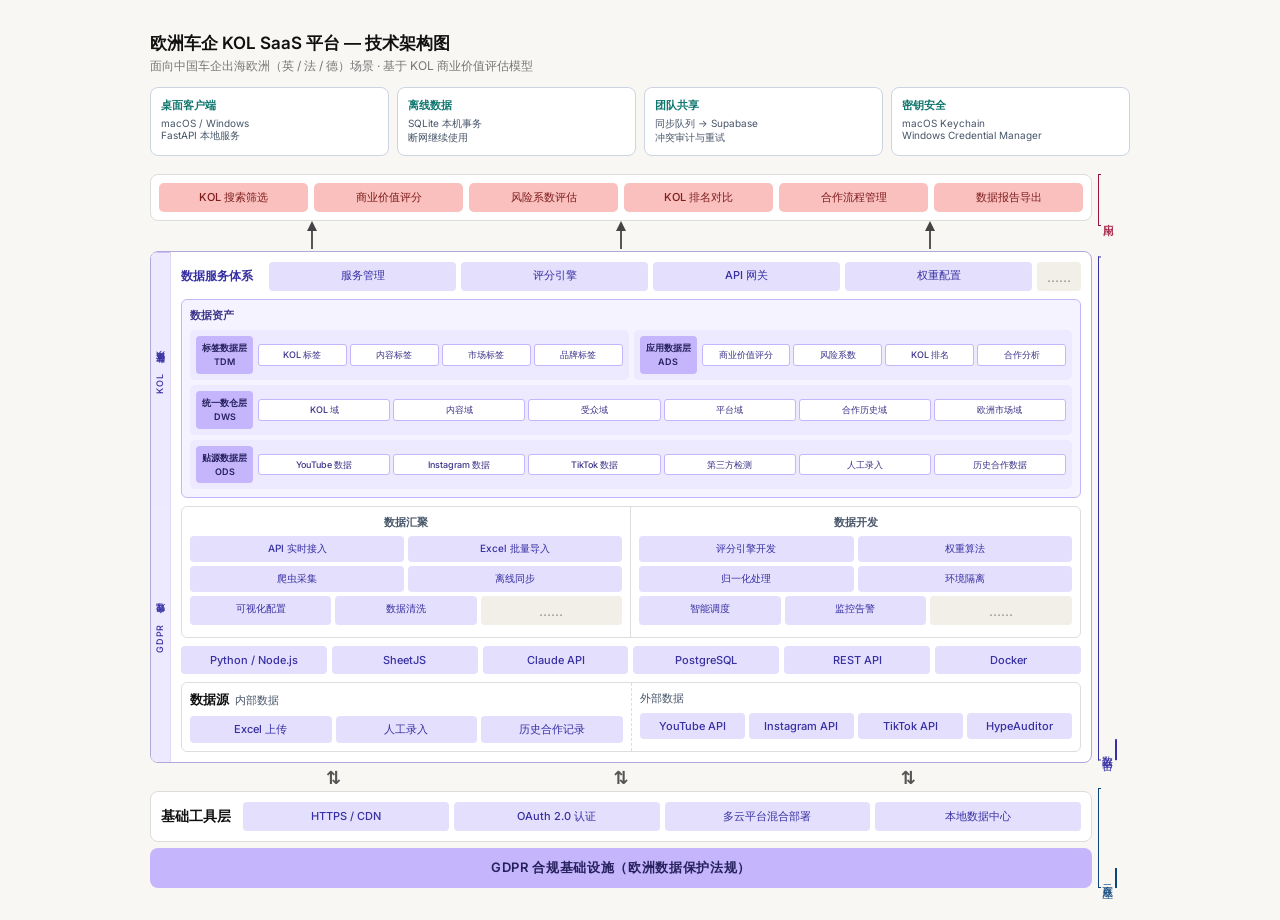
<file: desktop-app/05_技术架构图.html>
<!DOCTYPE html>
<html lang="zh-Hans">
<head>
<meta charset="UTF-8">
<meta name="viewport" content="width=device-width,initial-scale=1.0">
<title>欧洲车企 KOL 平台 — 技术架构图</title>
<link href="https://fonts.googleapis.com/css2?family=Inter:wght@400;500;600&display=swap" rel="stylesheet">
<style>
*{box-sizing:border-box;margin:0;padding:0}
body{font-family:'Inter',system-ui,sans-serif;background:#f8f7f4;min-height:100vh;display:flex;align-items:flex-start;justify-content:center;padding:32px 20px}
.page{width:980px}
h1{font-size:17px;font-weight:600;color:#111;margin-bottom:3px}
.sub{font-size:12px;color:#777;margin-bottom:22px}
.sync-note{display:grid;grid-template-columns:repeat(4,1fr);gap:8px;margin:-10px 0 18px}
.sync-note div{background:#fff;border:1px solid #CBD5E1;border-radius:8px;padding:10px;font-size:10px;color:#475569}
.sync-note strong{display:block;color:#0F766E;font-size:11px;margin-bottom:4px}

/* ── outer layout: content + right labels ── */
.outer{display:flex;gap:0;align-items:stretch}
.main{flex:1;min-width:0;display:flex;flex-direction:column;gap:0}
.right-labels{width:38px;display:flex;flex-direction:column;padding-left:6px}

/* ── right bracket labels ── */
.rl{flex:1;display:flex;align-items:center;position:relative;padding-left:10px;font-size:11px;font-weight:500;letter-spacing:.12em;writing-mode:vertical-lr;transform:rotate(180deg)}
.rl::after{content:'';position:absolute;right:0;top:0;bottom:0;width:2px;border-top:1.5px solid;border-bottom:1.5px solid;border-right:1.5px solid}

/* ── application layer ── */
.app-zone{padding:0 0 0 0}
.app-row{display:grid;grid-template-columns:repeat(6,1fr);gap:6px;padding:8px;background:#fff;border:0.5px solid #ddd;border-radius:8px}
.app-box{background:#F9C0BE;color:#7F1D1D;border-radius:5px;padding:7px 4px;text-align:center;font-size:11px;font-weight:500;line-height:1.35}

/* ── arrows pointing up ── */
.up-arrows{display:flex;justify-content:space-around;padding:0 8px;height:30px;align-items:center;position:relative}
.up-arr{display:flex;flex-direction:column;align-items:center;gap:0}
.up-arr svg{display:block}

/* ── data platform wrapper (border + left sidebar) ── */
.platform-wrap{border:1px solid #b0a8d8;border-radius:8px;overflow:hidden;background:#fff;margin-bottom:0}
.platform-inner{display:flex}
.left-sidebar{display:flex;flex-direction:column;width:20px;background:#fff;border-right:0.5px solid #e0d8f0}
.ls-label{flex:1;writing-mode:vertical-lr;transform:rotate(180deg);display:flex;align-items:center;justify-content:center;font-size:9px;font-weight:500;color:#3730A3;background:#EDE9FE;letter-spacing:.08em;text-align:center;padding:4px 1px;border-bottom:0.5px solid #C4B5FD}
.ls-label:last-child{border-bottom:none}
.platform-content{flex:1;min-width:0;padding:10px;display:flex;flex-direction:column;gap:8px}

/* ── service row ── */
.service-row{display:flex;align-items:center;gap:8px}
.service-title{font-size:12px;font-weight:600;color:#3730A3;white-space:nowrap;min-width:80px}
.svc-boxes{flex:1;display:grid;grid-template-columns:repeat(4,1fr) 44px;gap:5px}
.svc-box{background:#E4DFFC;color:#3730A3;border-radius:4px;padding:6px 4px;text-align:center;font-size:11px;font-weight:500}
.dot-box{background:#F1EFE8;color:#9E9C96;border-radius:4px;padding:6px 4px;text-align:center;font-size:14px}

/* ── data asset ── */
.asset-wrap{background:#F5F3FF;border:0.5px solid #C4B5FD;border-radius:6px;padding:8px}
.asset-title{font-size:11px;font-weight:600;color:#3C3489;margin-bottom:7px}
.asset-rows{display:flex;flex-direction:column;gap:5px}
.asset-row{display:flex;gap:5px;align-items:stretch}
.asset-section{flex:1;background:#EDE9FE;border-radius:5px;padding:6px;display:flex;gap:5px;align-items:center}
.asset-lbl{background:#C4B5FD;color:#26215C;border-radius:4px;padding:5px 6px;font-weight:600;font-size:9px;text-align:center;line-height:1.55;min-width:56px;flex-shrink:0}
.asset-boxes{flex:1;min-width:0;display:grid;gap:3px}
.ab{background:#fff;border:0.5px solid #C4B5FD;border-radius:3px;padding:4px 3px;text-align:center;font-size:9px;color:#3C3489;font-weight:500;line-height:1.3}

/* ── 汇聚 + 开发 ── */
.hj-dev{display:grid;grid-template-columns:1fr 1fr;gap:0;background:#fff;border:0.5px solid #ddd;border-radius:6px;overflow:hidden}
.hj-section{padding:8px}
.hj-section:first-child{border-right:0.5px solid #ddd}
.hj-title{font-size:11px;font-weight:600;color:#475569;margin-bottom:6px;text-align:center}
.hj-grid{display:grid;grid-template-columns:repeat(2,1fr);gap:4px;margin-bottom:4px}
.hj-box{background:#E4DFFC;color:#3730A3;border-radius:4px;padding:6px 3px;text-align:center;font-size:10px;font-weight:500}

/* ── tech stack ── */
.tech-row{display:grid;grid-template-columns:repeat(6,1fr);gap:5px}
.tech-box{background:#E4DFFC;color:#3730A3;border-radius:4px;padding:7px 4px;text-align:center;font-size:11px;font-weight:500}

/* ── data source ── */
.source-row{display:flex;gap:0;background:#fff;border:0.5px solid #ddd;border-radius:6px;overflow:hidden}
.src-section{flex:1;padding:8px}
.src-section:first-child{border-right:0.5px dashed #ddd}
.src-header{display:flex;align-items:center;gap:6px;margin-bottom:7px}
.src-main-label{font-size:13px;font-weight:600;color:#111;white-space:nowrap}
.src-type-label{font-size:11px;font-weight:500;color:#475569}
.src-boxes{display:grid;gap:4px}
.src-box{background:#E4DFFC;color:#3730A3;border-radius:4px;padding:6px 4px;text-align:center;font-size:11px;font-weight:500}

/* ── bi arrows ── */
.bi-arrows{display:flex;justify-content:space-around;padding:0 40px;height:28px;align-items:center}
.bi-arr{color:#555;font-size:18px;font-weight:600}

/* ── base layer ── */
.base-wrap{background:#fff;border:0.5px solid #ddd;border-radius:8px;padding:10px;display:flex;gap:10px;align-items:center}
.base-label{font-size:14px;font-weight:600;color:#111;white-space:nowrap;min-width:72px}
.base-boxes{flex:1;display:grid;grid-template-columns:repeat(4,1fr);gap:5px}
.base-box{background:#E4DFFC;color:#3730A3;border-radius:4px;padding:7px 4px;text-align:center;font-size:11px;font-weight:500}

/* ── IoT layer ── */
.iot-bar{background:#C4B5FD;border-radius:8px;padding:11px;text-align:center;font-size:13px;font-weight:600;color:#26215C;letter-spacing:.05em}

/* spacers */
.sp4{height:4px}
.sp6{height:6px}
.sp8{height:8px}
</style>
</head>
<body>
<div class="page">
<h1>欧洲车企 KOL SaaS 平台 — 技术架构图</h1>
<div class="sub">面向中国车企出海欧洲（英 / 法 / 德）场景 · 基于 KOL 商业价值评估模型</div>
<section class="sync-note" aria-label="本地优先同步架构">
  <div><strong>桌面客户端</strong>macOS / Windows<br>FastAPI 本地服务</div>
  <div><strong>离线数据</strong>SQLite 本机事务<br>断网继续使用</div>
  <div><strong>团队共享</strong>同步队列 → Supabase<br>冲突审计与重试</div>
  <div><strong>密钥安全</strong>macOS Keychain<br>Windows Credential Manager</div>
</section>

<div class="outer">
<div class="main">

  <!-- ══ 应用层 ══ -->
  <div class="app-zone">
    <div class="app-row">
      <div class="app-box">KOL 搜索筛选</div>
      <div class="app-box">商业价值评分</div>
      <div class="app-box">风险系数评估</div>
      <div class="app-box">KOL 排名对比</div>
      <div class="app-box">合作流程管理</div>
      <div class="app-box">数据报告导出</div>
    </div>
  </div>

  <!-- ══ 向上箭头 ══ -->
  <div class="up-arrows">
    <svg width="22" height="30"><line x1="11" y1="28" x2="11" y2="4" stroke="#444" stroke-width="1.8"/><polygon points="11,0 6,10 16,10" fill="#444"/></svg>
    <svg width="22" height="30"><line x1="11" y1="28" x2="11" y2="4" stroke="#444" stroke-width="1.8"/><polygon points="11,0 6,10 16,10" fill="#444"/></svg>
    <svg width="22" height="30"><line x1="11" y1="28" x2="11" y2="4" stroke="#444" stroke-width="1.8"/><polygon points="11,0 6,10 16,10" fill="#444"/></svg>
  </div>

  <!-- ══ 数据平台主体 ══ -->
  <div class="platform-wrap">
    <div class="platform-inner">

      <!-- 左侧竖排标签 -->
      <div class="left-sidebar">
        <div class="ls-label">KOL 数据运营体系</div>
        <div class="ls-label">GDPR 合规管理</div>
      </div>

      <div class="platform-content">

        <!-- 数据服务体系 -->
        <div class="service-row">
          <div class="service-title">数据服务体系</div>
          <div class="svc-boxes">
            <div class="svc-box">服务管理</div>
            <div class="svc-box">评分引擎</div>
            <div class="svc-box">API 网关</div>
            <div class="svc-box">权重配置</div>
            <div class="dot-box">……</div>
          </div>
        </div>

        <!-- 数据资产 -->
        <div class="asset-wrap">
          <div class="asset-title">数据资产</div>
          <div class="asset-rows">

            <!-- TDM + ADS -->
            <div class="asset-row">
              <div class="asset-section">
                <div class="asset-lbl">标签数据层<br>TDM</div>
                <div class="asset-boxes" style="grid-template-columns:repeat(4,1fr)">
                  <div class="ab">KOL 标签</div>
                  <div class="ab">内容标签</div>
                  <div class="ab">市场标签</div>
                  <div class="ab">品牌标签</div>
                </div>
              </div>
              <div class="asset-section">
                <div class="asset-lbl">应用数据层<br>ADS</div>
                <div class="asset-boxes" style="grid-template-columns:repeat(4,1fr)">
                  <div class="ab">商业价值评分</div>
                  <div class="ab">风险系数</div>
                  <div class="ab">KOL 排名</div>
                  <div class="ab">合作分析</div>
                </div>
              </div>
            </div>

            <!-- DWS -->
            <div class="asset-row">
              <div class="asset-section">
                <div class="asset-lbl">统一数仓层<br>DWS</div>
                <div class="asset-boxes" style="grid-template-columns:repeat(6,1fr)">
                  <div class="ab">KOL 域</div>
                  <div class="ab">内容域</div>
                  <div class="ab">受众域</div>
                  <div class="ab">平台域</div>
                  <div class="ab">合作历史域</div>
                  <div class="ab">欧洲市场域</div>
                </div>
              </div>
            </div>

            <!-- ODS -->
            <div class="asset-row">
              <div class="asset-section">
                <div class="asset-lbl">贴源数据层<br>ODS</div>
                <div class="asset-boxes" style="grid-template-columns:repeat(6,1fr)">
                  <div class="ab">YouTube 数据</div>
                  <div class="ab">Instagram 数据</div>
                  <div class="ab">TikTok 数据</div>
                  <div class="ab">第三方检测</div>
                  <div class="ab">人工录入</div>
                  <div class="ab">历史合作数据</div>
                </div>
              </div>
            </div>

          </div>
        </div>

        <!-- 数据汇聚 + 数据开发 -->
        <div class="hj-dev">
          <div class="hj-section">
            <div class="hj-title">数据汇聚</div>
            <div class="hj-grid">
              <div class="hj-box">API 实时接入</div>
              <div class="hj-box">Excel 批量导入</div>
              <div class="hj-box">爬虫采集</div>
              <div class="hj-box">离线同步</div>
            </div>
            <div class="hj-grid" style="grid-template-columns:repeat(3,1fr)">
              <div class="hj-box">可视化配置</div>
              <div class="hj-box">数据清洗</div>
              <div class="dot-box" style="background:#F1EFE8;color:#9E9C96;border-radius:4px;padding:6px 3px;text-align:center;font-size:14px">……</div>
            </div>
          </div>
          <div class="hj-section">
            <div class="hj-title">数据开发</div>
            <div class="hj-grid">
              <div class="hj-box">评分引擎开发</div>
              <div class="hj-box">权重算法</div>
              <div class="hj-box">归一化处理</div>
              <div class="hj-box">环境隔离</div>
            </div>
            <div class="hj-grid" style="grid-template-columns:repeat(3,1fr)">
              <div class="hj-box">智能调度</div>
              <div class="hj-box">监控告警</div>
              <div class="dot-box" style="background:#F1EFE8;color:#9E9C96;border-radius:4px;padding:6px 3px;text-align:center;font-size:14px">……</div>
            </div>
          </div>
        </div>

        <!-- 技术栈 -->
        <div class="tech-row">
          <div class="tech-box">Python / Node.js</div>
          <div class="tech-box">SheetJS</div>
          <div class="tech-box">Claude API</div>
          <div class="tech-box">PostgreSQL</div>
          <div class="tech-box">REST API</div>
          <div class="tech-box">Docker</div>
        </div>

        <!-- 数据源 -->
        <div class="source-row">
          <div class="src-section">
            <div class="src-header">
              <div class="src-main-label">数据源</div>
              <div class="src-type-label">内部数据</div>
            </div>
            <div class="src-boxes" style="grid-template-columns:repeat(3,1fr)">
              <div class="src-box">Excel 上传</div>
              <div class="src-box">人工录入</div>
              <div class="src-box">历史合作记录</div>
            </div>
          </div>
          <div class="src-section">
            <div class="src-header">
              <div class="src-type-label">外部数据</div>
            </div>
            <div class="src-boxes" style="grid-template-columns:repeat(4,1fr)">
              <div class="src-box">YouTube API</div>
              <div class="src-box">Instagram API</div>
              <div class="src-box">TikTok API</div>
              <div class="src-box">HypeAuditor</div>
            </div>
          </div>
        </div>

      </div><!-- /platform-content -->
    </div><!-- /platform-inner -->
  </div><!-- /platform-wrap -->

  <!-- ══ 双向箭头 ══ -->
  <div class="bi-arrows">
    <span class="bi-arr">⇅</span>
    <span class="bi-arr">⇅</span>
    <span class="bi-arr">⇅</span>
  </div>

  <!-- ══ 基础工具层 ══ -->
  <div class="base-wrap">
    <div class="base-label">基础工具层</div>
    <div class="base-boxes">
      <div class="base-box">HTTPS / CDN</div>
      <div class="base-box">OAuth 2.0 认证</div>
      <div class="base-box">多云平台混合部署</div>
      <div class="base-box">本地数据中心</div>
    </div>
  </div>

  <div class="sp6"></div>

  <!-- ══ GDPR / 物联互通层 ══ -->
  <div class="iot-bar">GDPR 合规基础设施（欧洲数据保护法规）</div>

</div><!-- /main -->

<!-- ══ 右侧标签 ══ -->
<div class="right-labels">
  <div class="rl" style="color:#9F1239;flex:0 0 52px;--bcolor:#FDA4AF" >
    <span style="color:#9F1239;border-right:0;padding-right:0">应用</span>
  </div>
  <div style="height:30px"></div>
  <div class="rl" style="color:#3730A3;flex:1">
    <span>数据中台</span>
  </div>
  <div style="height:28px"></div>
  <div class="rl" style="color:#0C447C;flex:0 0 100px">
    <span>云底座</span>
  </div>
</div>

</div><!-- /outer -->
</div><!-- /page -->

<style>
.rl span{writing-mode:vertical-lr;transform:rotate(180deg);display:block;text-align:center;font-size:11px;font-weight:500;letter-spacing:.12em;padding:8px 0;border-right:2px solid currentColor}
</style>
</body>
</html>
</file>
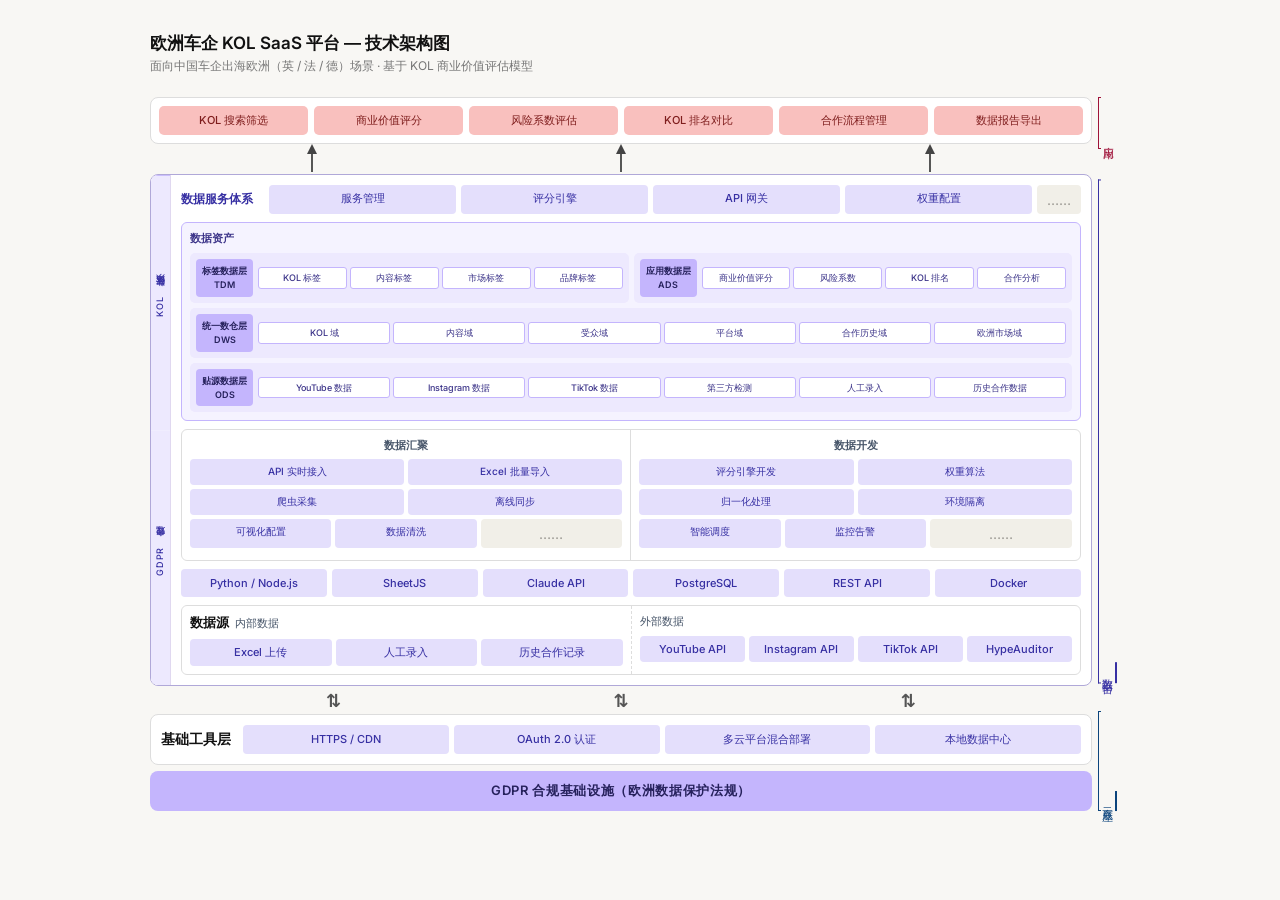
<file: docs/architecture.html>
<!DOCTYPE html>
<html lang="zh-Hans">
<head>
<meta charset="UTF-8">
<meta name="viewport" content="width=device-width,initial-scale=1.0">
<title>欧洲车企 KOL 平台 — 技术架构图</title>
<link href="https://fonts.googleapis.com/css2?family=Inter:wght@400;500;600&display=swap" rel="stylesheet">
<style>
*{box-sizing:border-box;margin:0;padding:0}
body{font-family:'Inter',system-ui,sans-serif;background:#f8f7f4;min-height:100vh;display:flex;align-items:flex-start;justify-content:center;padding:32px 20px}
.page{width:980px}
h1{font-size:17px;font-weight:600;color:#111;margin-bottom:3px}
.sub{font-size:12px;color:#777;margin-bottom:22px}

/* ── outer layout: content + right labels ── */
.outer{display:flex;gap:0;align-items:stretch}
.main{flex:1;min-width:0;display:flex;flex-direction:column;gap:0}
.right-labels{width:38px;display:flex;flex-direction:column;padding-left:6px}

/* ── right bracket labels ── */
.rl{flex:1;display:flex;align-items:center;position:relative;padding-left:10px;font-size:11px;font-weight:500;letter-spacing:.12em;writing-mode:vertical-lr;transform:rotate(180deg)}
.rl::after{content:'';position:absolute;right:0;top:0;bottom:0;width:2px;border-top:1.5px solid;border-bottom:1.5px solid;border-right:1.5px solid}

/* ── application layer ── */
.app-zone{padding:0 0 0 0}
.app-row{display:grid;grid-template-columns:repeat(6,1fr);gap:6px;padding:8px;background:#fff;border:0.5px solid #ddd;border-radius:8px}
.app-box{background:#F9C0BE;color:#7F1D1D;border-radius:5px;padding:7px 4px;text-align:center;font-size:11px;font-weight:500;line-height:1.35}

/* ── arrows pointing up ── */
.up-arrows{display:flex;justify-content:space-around;padding:0 8px;height:30px;align-items:center;position:relative}
.up-arr{display:flex;flex-direction:column;align-items:center;gap:0}
.up-arr svg{display:block}

/* ── data platform wrapper (border + left sidebar) ── */
.platform-wrap{border:1px solid #b0a8d8;border-radius:8px;overflow:hidden;background:#fff;margin-bottom:0}
.platform-inner{display:flex}
.left-sidebar{display:flex;flex-direction:column;width:20px;background:#fff;border-right:0.5px solid #e0d8f0}
.ls-label{flex:1;writing-mode:vertical-lr;transform:rotate(180deg);display:flex;align-items:center;justify-content:center;font-size:9px;font-weight:500;color:#3730A3;background:#EDE9FE;letter-spacing:.08em;text-align:center;padding:4px 1px;border-bottom:0.5px solid #C4B5FD}
.ls-label:last-child{border-bottom:none}
.platform-content{flex:1;min-width:0;padding:10px;display:flex;flex-direction:column;gap:8px}

/* ── service row ── */
.service-row{display:flex;align-items:center;gap:8px}
.service-title{font-size:12px;font-weight:600;color:#3730A3;white-space:nowrap;min-width:80px}
.svc-boxes{flex:1;display:grid;grid-template-columns:repeat(4,1fr) 44px;gap:5px}
.svc-box{background:#E4DFFC;color:#3730A3;border-radius:4px;padding:6px 4px;text-align:center;font-size:11px;font-weight:500}
.dot-box{background:#F1EFE8;color:#9E9C96;border-radius:4px;padding:6px 4px;text-align:center;font-size:14px}

/* ── data asset ── */
.asset-wrap{background:#F5F3FF;border:0.5px solid #C4B5FD;border-radius:6px;padding:8px}
.asset-title{font-size:11px;font-weight:600;color:#3C3489;margin-bottom:7px}
.asset-rows{display:flex;flex-direction:column;gap:5px}
.asset-row{display:flex;gap:5px;align-items:stretch}
.asset-section{flex:1;background:#EDE9FE;border-radius:5px;padding:6px;display:flex;gap:5px;align-items:center}
.asset-lbl{background:#C4B5FD;color:#26215C;border-radius:4px;padding:5px 6px;font-weight:600;font-size:9px;text-align:center;line-height:1.55;min-width:56px;flex-shrink:0}
.asset-boxes{flex:1;min-width:0;display:grid;gap:3px}
.ab{background:#fff;border:0.5px solid #C4B5FD;border-radius:3px;padding:4px 3px;text-align:center;font-size:9px;color:#3C3489;font-weight:500;line-height:1.3}

/* ── 汇聚 + 开发 ── */
.hj-dev{display:grid;grid-template-columns:1fr 1fr;gap:0;background:#fff;border:0.5px solid #ddd;border-radius:6px;overflow:hidden}
.hj-section{padding:8px}
.hj-section:first-child{border-right:0.5px solid #ddd}
.hj-title{font-size:11px;font-weight:600;color:#475569;margin-bottom:6px;text-align:center}
.hj-grid{display:grid;grid-template-columns:repeat(2,1fr);gap:4px;margin-bottom:4px}
.hj-box{background:#E4DFFC;color:#3730A3;border-radius:4px;padding:6px 3px;text-align:center;font-size:10px;font-weight:500}

/* ── tech stack ── */
.tech-row{display:grid;grid-template-columns:repeat(6,1fr);gap:5px}
.tech-box{background:#E4DFFC;color:#3730A3;border-radius:4px;padding:7px 4px;text-align:center;font-size:11px;font-weight:500}

/* ── data source ── */
.source-row{display:flex;gap:0;background:#fff;border:0.5px solid #ddd;border-radius:6px;overflow:hidden}
.src-section{flex:1;padding:8px}
.src-section:first-child{border-right:0.5px dashed #ddd}
.src-header{display:flex;align-items:center;gap:6px;margin-bottom:7px}
.src-main-label{font-size:13px;font-weight:600;color:#111;white-space:nowrap}
.src-type-label{font-size:11px;font-weight:500;color:#475569}
.src-boxes{display:grid;gap:4px}
.src-box{background:#E4DFFC;color:#3730A3;border-radius:4px;padding:6px 4px;text-align:center;font-size:11px;font-weight:500}

/* ── bi arrows ── */
.bi-arrows{display:flex;justify-content:space-around;padding:0 40px;height:28px;align-items:center}
.bi-arr{color:#555;font-size:18px;font-weight:600}

/* ── base layer ── */
.base-wrap{background:#fff;border:0.5px solid #ddd;border-radius:8px;padding:10px;display:flex;gap:10px;align-items:center}
.base-label{font-size:14px;font-weight:600;color:#111;white-space:nowrap;min-width:72px}
.base-boxes{flex:1;display:grid;grid-template-columns:repeat(4,1fr);gap:5px}
.base-box{background:#E4DFFC;color:#3730A3;border-radius:4px;padding:7px 4px;text-align:center;font-size:11px;font-weight:500}

/* ── IoT layer ── */
.iot-bar{background:#C4B5FD;border-radius:8px;padding:11px;text-align:center;font-size:13px;font-weight:600;color:#26215C;letter-spacing:.05em}

/* spacers */
.sp4{height:4px}
.sp6{height:6px}
.sp8{height:8px}
</style>
</head>
<body>
<div class="page">
<h1>欧洲车企 KOL SaaS 平台 — 技术架构图</h1>
<div class="sub">面向中国车企出海欧洲（英 / 法 / 德）场景 · 基于 KOL 商业价值评估模型</div>

<div class="outer">
<div class="main">

  <!-- ══ 应用层 ══ -->
  <div class="app-zone">
    <div class="app-row">
      <div class="app-box">KOL 搜索筛选</div>
      <div class="app-box">商业价值评分</div>
      <div class="app-box">风险系数评估</div>
      <div class="app-box">KOL 排名对比</div>
      <div class="app-box">合作流程管理</div>
      <div class="app-box">数据报告导出</div>
    </div>
  </div>

  <!-- ══ 向上箭头 ══ -->
  <div class="up-arrows">
    <svg width="22" height="30"><line x1="11" y1="28" x2="11" y2="4" stroke="#444" stroke-width="1.8"/><polygon points="11,0 6,10 16,10" fill="#444"/></svg>
    <svg width="22" height="30"><line x1="11" y1="28" x2="11" y2="4" stroke="#444" stroke-width="1.8"/><polygon points="11,0 6,10 16,10" fill="#444"/></svg>
    <svg width="22" height="30"><line x1="11" y1="28" x2="11" y2="4" stroke="#444" stroke-width="1.8"/><polygon points="11,0 6,10 16,10" fill="#444"/></svg>
  </div>

  <!-- ══ 数据平台主体 ══ -->
  <div class="platform-wrap">
    <div class="platform-inner">

      <!-- 左侧竖排标签 -->
      <div class="left-sidebar">
        <div class="ls-label">KOL 数据运营体系</div>
        <div class="ls-label">GDPR 合规管理</div>
      </div>

      <div class="platform-content">

        <!-- 数据服务体系 -->
        <div class="service-row">
          <div class="service-title">数据服务体系</div>
          <div class="svc-boxes">
            <div class="svc-box">服务管理</div>
            <div class="svc-box">评分引擎</div>
            <div class="svc-box">API 网关</div>
            <div class="svc-box">权重配置</div>
            <div class="dot-box">……</div>
          </div>
        </div>

        <!-- 数据资产 -->
        <div class="asset-wrap">
          <div class="asset-title">数据资产</div>
          <div class="asset-rows">

            <!-- TDM + ADS -->
            <div class="asset-row">
              <div class="asset-section">
                <div class="asset-lbl">标签数据层<br>TDM</div>
                <div class="asset-boxes" style="grid-template-columns:repeat(4,1fr)">
                  <div class="ab">KOL 标签</div>
                  <div class="ab">内容标签</div>
                  <div class="ab">市场标签</div>
                  <div class="ab">品牌标签</div>
                </div>
              </div>
              <div class="asset-section">
                <div class="asset-lbl">应用数据层<br>ADS</div>
                <div class="asset-boxes" style="grid-template-columns:repeat(4,1fr)">
                  <div class="ab">商业价值评分</div>
                  <div class="ab">风险系数</div>
                  <div class="ab">KOL 排名</div>
                  <div class="ab">合作分析</div>
                </div>
              </div>
            </div>

            <!-- DWS -->
            <div class="asset-row">
              <div class="asset-section">
                <div class="asset-lbl">统一数仓层<br>DWS</div>
                <div class="asset-boxes" style="grid-template-columns:repeat(6,1fr)">
                  <div class="ab">KOL 域</div>
                  <div class="ab">内容域</div>
                  <div class="ab">受众域</div>
                  <div class="ab">平台域</div>
                  <div class="ab">合作历史域</div>
                  <div class="ab">欧洲市场域</div>
                </div>
              </div>
            </div>

            <!-- ODS -->
            <div class="asset-row">
              <div class="asset-section">
                <div class="asset-lbl">贴源数据层<br>ODS</div>
                <div class="asset-boxes" style="grid-template-columns:repeat(6,1fr)">
                  <div class="ab">YouTube 数据</div>
                  <div class="ab">Instagram 数据</div>
                  <div class="ab">TikTok 数据</div>
                  <div class="ab">第三方检测</div>
                  <div class="ab">人工录入</div>
                  <div class="ab">历史合作数据</div>
                </div>
              </div>
            </div>

          </div>
        </div>

        <!-- 数据汇聚 + 数据开发 -->
        <div class="hj-dev">
          <div class="hj-section">
            <div class="hj-title">数据汇聚</div>
            <div class="hj-grid">
              <div class="hj-box">API 实时接入</div>
              <div class="hj-box">Excel 批量导入</div>
              <div class="hj-box">爬虫采集</div>
              <div class="hj-box">离线同步</div>
            </div>
            <div class="hj-grid" style="grid-template-columns:repeat(3,1fr)">
              <div class="hj-box">可视化配置</div>
              <div class="hj-box">数据清洗</div>
              <div class="dot-box" style="background:#F1EFE8;color:#9E9C96;border-radius:4px;padding:6px 3px;text-align:center;font-size:14px">……</div>
            </div>
          </div>
          <div class="hj-section">
            <div class="hj-title">数据开发</div>
            <div class="hj-grid">
              <div class="hj-box">评分引擎开发</div>
              <div class="hj-box">权重算法</div>
              <div class="hj-box">归一化处理</div>
              <div class="hj-box">环境隔离</div>
            </div>
            <div class="hj-grid" style="grid-template-columns:repeat(3,1fr)">
              <div class="hj-box">智能调度</div>
              <div class="hj-box">监控告警</div>
              <div class="dot-box" style="background:#F1EFE8;color:#9E9C96;border-radius:4px;padding:6px 3px;text-align:center;font-size:14px">……</div>
            </div>
          </div>
        </div>

        <!-- 技术栈 -->
        <div class="tech-row">
          <div class="tech-box">Python / Node.js</div>
          <div class="tech-box">SheetJS</div>
          <div class="tech-box">Claude API</div>
          <div class="tech-box">PostgreSQL</div>
          <div class="tech-box">REST API</div>
          <div class="tech-box">Docker</div>
        </div>

        <!-- 数据源 -->
        <div class="source-row">
          <div class="src-section">
            <div class="src-header">
              <div class="src-main-label">数据源</div>
              <div class="src-type-label">内部数据</div>
            </div>
            <div class="src-boxes" style="grid-template-columns:repeat(3,1fr)">
              <div class="src-box">Excel 上传</div>
              <div class="src-box">人工录入</div>
              <div class="src-box">历史合作记录</div>
            </div>
          </div>
          <div class="src-section">
            <div class="src-header">
              <div class="src-type-label">外部数据</div>
            </div>
            <div class="src-boxes" style="grid-template-columns:repeat(4,1fr)">
              <div class="src-box">YouTube API</div>
              <div class="src-box">Instagram API</div>
              <div class="src-box">TikTok API</div>
              <div class="src-box">HypeAuditor</div>
            </div>
          </div>
        </div>

      </div><!-- /platform-content -->
    </div><!-- /platform-inner -->
  </div><!-- /platform-wrap -->

  <!-- ══ 双向箭头 ══ -->
  <div class="bi-arrows">
    <span class="bi-arr">⇅</span>
    <span class="bi-arr">⇅</span>
    <span class="bi-arr">⇅</span>
  </div>

  <!-- ══ 基础工具层 ══ -->
  <div class="base-wrap">
    <div class="base-label">基础工具层</div>
    <div class="base-boxes">
      <div class="base-box">HTTPS / CDN</div>
      <div class="base-box">OAuth 2.0 认证</div>
      <div class="base-box">多云平台混合部署</div>
      <div class="base-box">本地数据中心</div>
    </div>
  </div>

  <div class="sp6"></div>

  <!-- ══ GDPR / 物联互通层 ══ -->
  <div class="iot-bar">GDPR 合规基础设施（欧洲数据保护法规）</div>

</div><!-- /main -->

<!-- ══ 右侧标签 ══ -->
<div class="right-labels">
  <div class="rl" style="color:#9F1239;flex:0 0 52px;--bcolor:#FDA4AF" >
    <span style="color:#9F1239;border-right:0;padding-right:0">应用</span>
  </div>
  <div style="height:30px"></div>
  <div class="rl" style="color:#3730A3;flex:1">
    <span>数据中台</span>
  </div>
  <div style="height:28px"></div>
  <div class="rl" style="color:#0C447C;flex:0 0 100px">
    <span>云底座</span>
  </div>
</div>

</div><!-- /outer -->
</div><!-- /page -->

<style>
.rl span{writing-mode:vertical-lr;transform:rotate(180deg);display:block;text-align:center;font-size:11px;font-weight:500;letter-spacing:.12em;padding:8px 0;border-right:2px solid currentColor}
</style>
</body>
</html>
</file>
